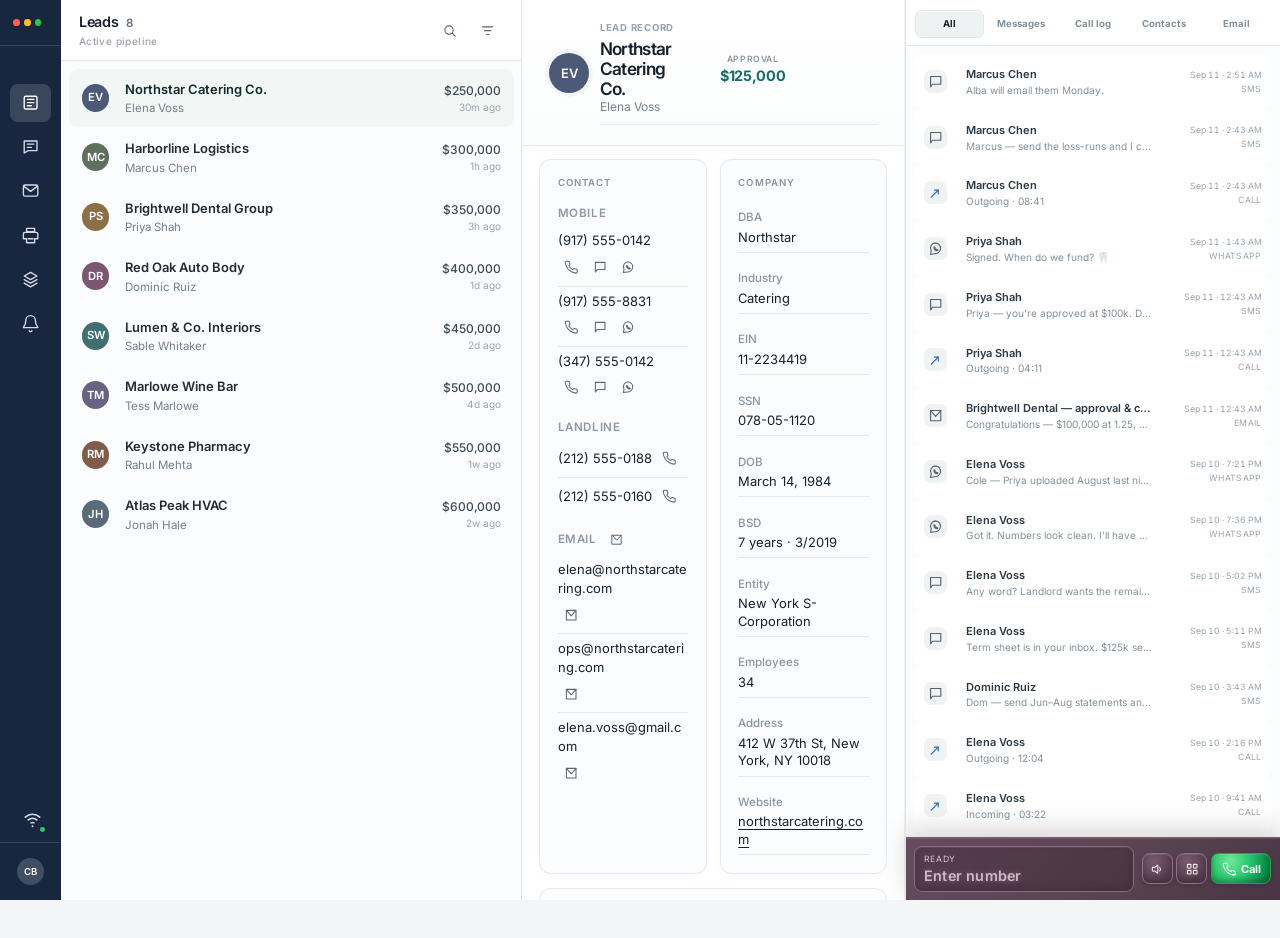
<file: index.html>
<!DOCTYPE html>
<html lang="en">
<head>
<meta charset="UTF-8" />
<meta name="viewport" content="width=1200, minimum-scale=0.1, maximum-scale=5, user-scalable=yes, viewport-fit=cover" />
<title>Leads · Forge CRM</title>
<meta name="theme-color" content="#F3F5F7" />
<link rel="preconnect" href="https://fonts.googleapis.com" />
<link rel="preconnect" href="https://fonts.gstatic.com" crossorigin />
<link href="https://fonts.googleapis.com/css2?family=Inter:ital,wght@0,400;0,500;0,600;0,700;1,400&display=swap" rel="stylesheet" />
<link rel="stylesheet" href="css/base.css" />
<link rel="stylesheet" href="css/shell.css" />
<link rel="stylesheet" href="css/crm.css" />
<link rel="stylesheet" href="css/communications.css" />
<link rel="stylesheet" href="css/crm-theme.css" />
</head>
<body data-page="leads" data-base=".">
<div class="app" id="app">
  <aside id="sidebarMount"></aside>
  <main class="workspace"><section class="crm-page" data-standalone-page="leads">
  <div class="main" id="main">
    <aside class="rail" id="rail"><div class="empty" style="padding:28px 20px;line-height:1.5">This preview isn’t running the desk.<br><br>On iPhone: tap the share button → <strong>Open in Safari</strong>. Files preview blocks JavaScript, so the leads stay blank.</div></aside>
    <div class="handle" data-side="rail" title="Drag to resize · double-click to reset"></div>
    <section class="desk" id="desk"></section>
    <div class="handle" data-side="dock" title="Drag to resize · double-click to reset"></div>
    <aside class="dock" id="dock"></aside>
  </div>
</section></main>
</div>
<div class="pad-pop" id="padPop"></div>
<div class="overlay" id="overlay"></div>
<div class="toast" id="toast"></div>
<script src="js/shell.js"></script>
<script src="js/data.js"></script>
<script src="js/crm-core.js"></script>
<script src="js/crm-render.js"></script>
<script src="js/crm-ui.js"></script>
<script src="js/crm-modal.js"></script>
<script src="js/crm-calls.js"></script>
<script src="js/crm-events.js"></script>
</body>
</html>
</file>
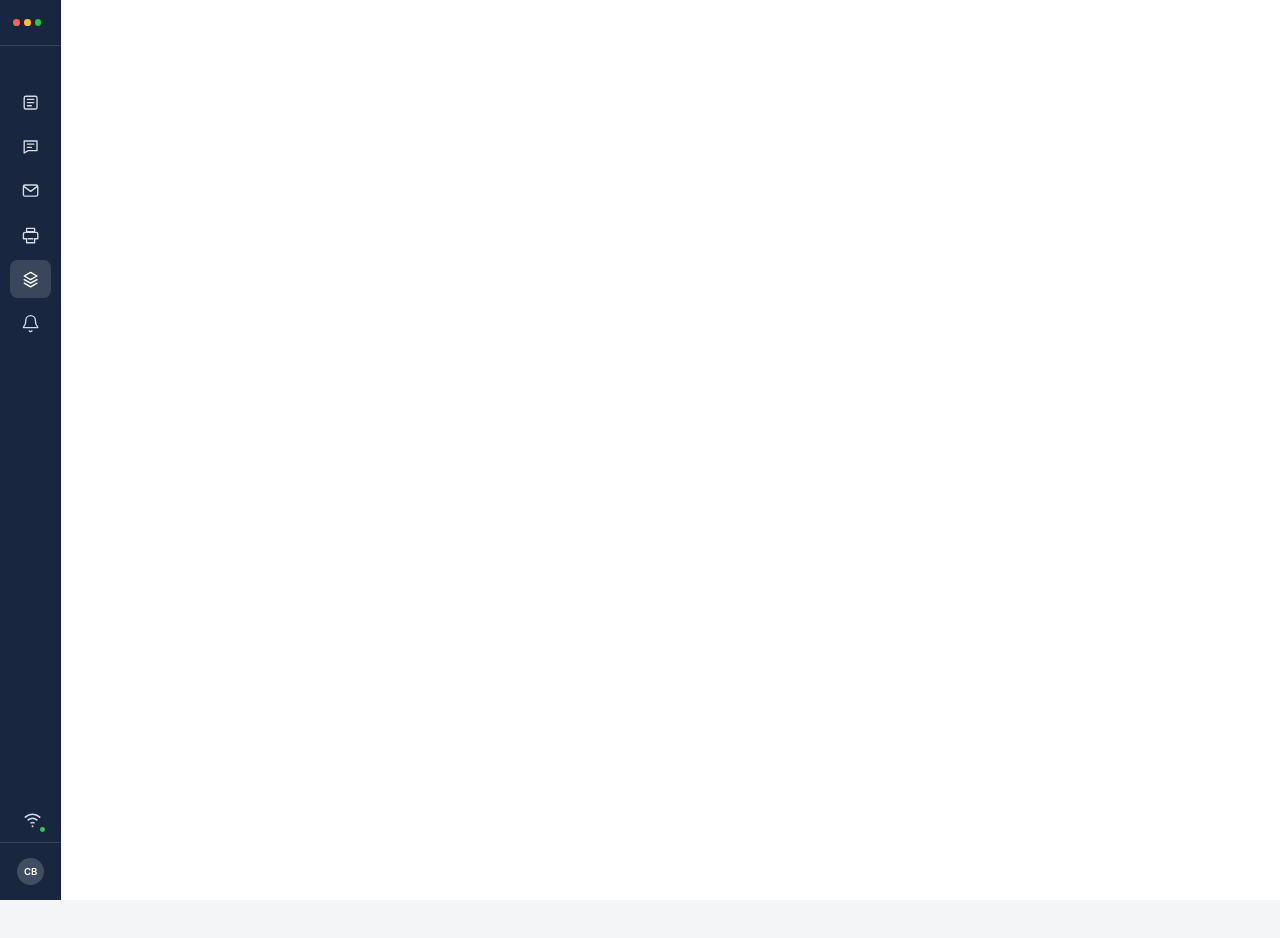
<file: pages/command.html>
<!DOCTYPE html>
<html lang="en">
<head>
<meta charset="UTF-8" />
<meta name="viewport" content="width=device-width, initial-scale=1" />
<title>Command · Forge CRM</title>
<meta name="theme-color" content="#F3F5F7" />
<link rel="preconnect" href="https://fonts.googleapis.com" />
<link rel="preconnect" href="https://fonts.gstatic.com" crossorigin />
<link href="https://fonts.googleapis.com/css2?family=Inter:ital,wght@0,400;0,500;0,600;0,700;1,400&display=swap" rel="stylesheet" />
<link rel="stylesheet" href="../css/base.css" />
<link rel="stylesheet" href="../css/shell.css" />
</head>
<body data-page="command" data-base="..">
<div class="app" id="app">
  <aside id="sidebarMount"></aside>
  <main class="workspace"><section class="blank-page"></section></main>
</div>
<script src="../js/shell.js"></script>
</body>
</html>
</file>
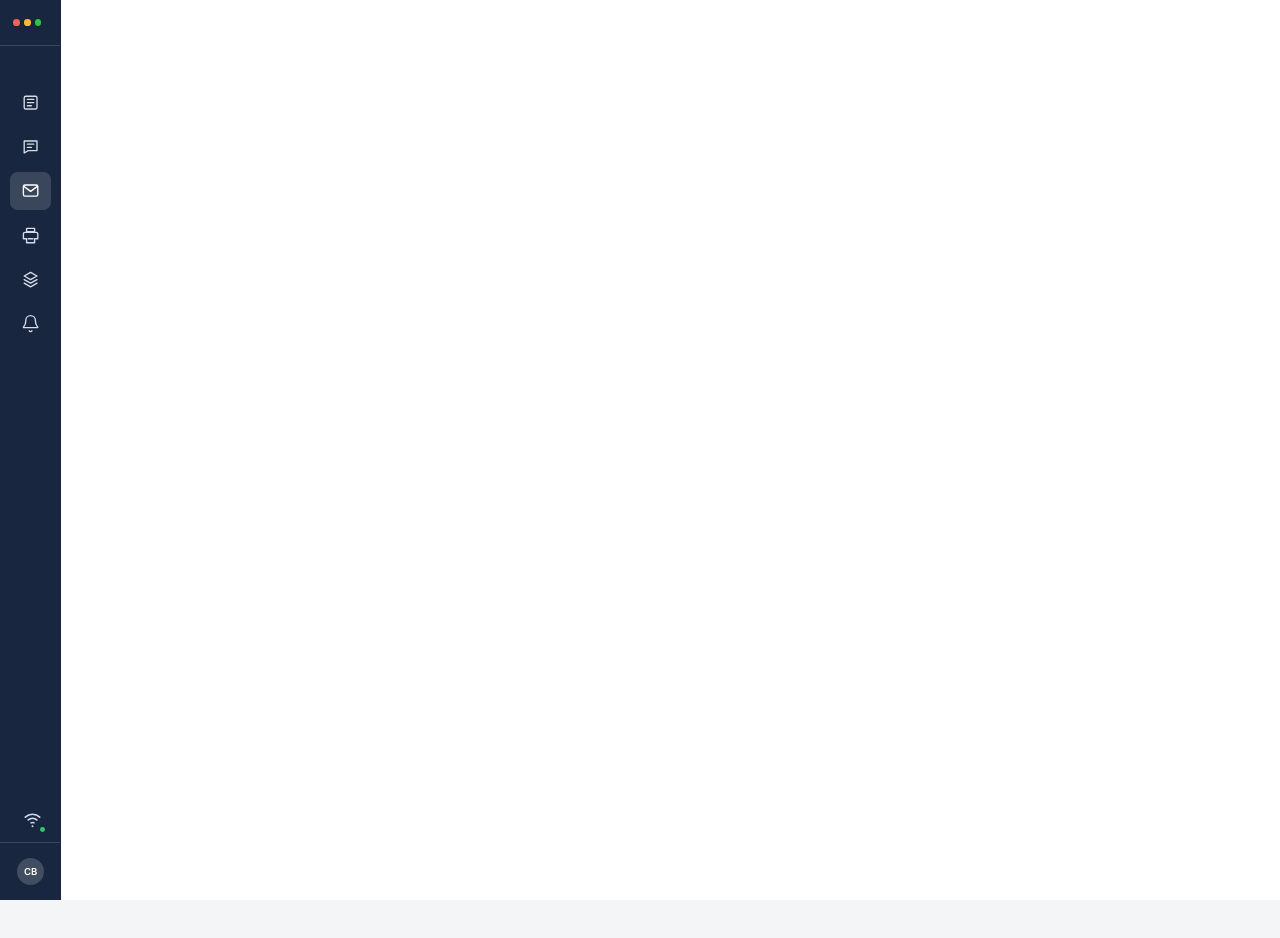
<file: pages/email.html>
<!DOCTYPE html>
<html lang="en">
<head>
<meta charset="UTF-8" />
<meta name="viewport" content="width=device-width, initial-scale=1" />
<title>Email · Forge CRM</title>
<meta name="theme-color" content="#F3F5F7" />
<link rel="preconnect" href="https://fonts.googleapis.com" />
<link rel="preconnect" href="https://fonts.gstatic.com" crossorigin />
<link href="https://fonts.googleapis.com/css2?family=Inter:ital,wght@0,400;0,500;0,600;0,700;1,400&display=swap" rel="stylesheet" />
<link rel="stylesheet" href="../css/base.css" />
<link rel="stylesheet" href="../css/shell.css" />
</head>
<body data-page="email" data-base="..">
<div class="app" id="app">
  <aside id="sidebarMount"></aside>
  <main class="workspace"><section class="blank-page"></section></main>
</div>
<script src="../js/shell.js"></script>
</body>
</html>
</file>
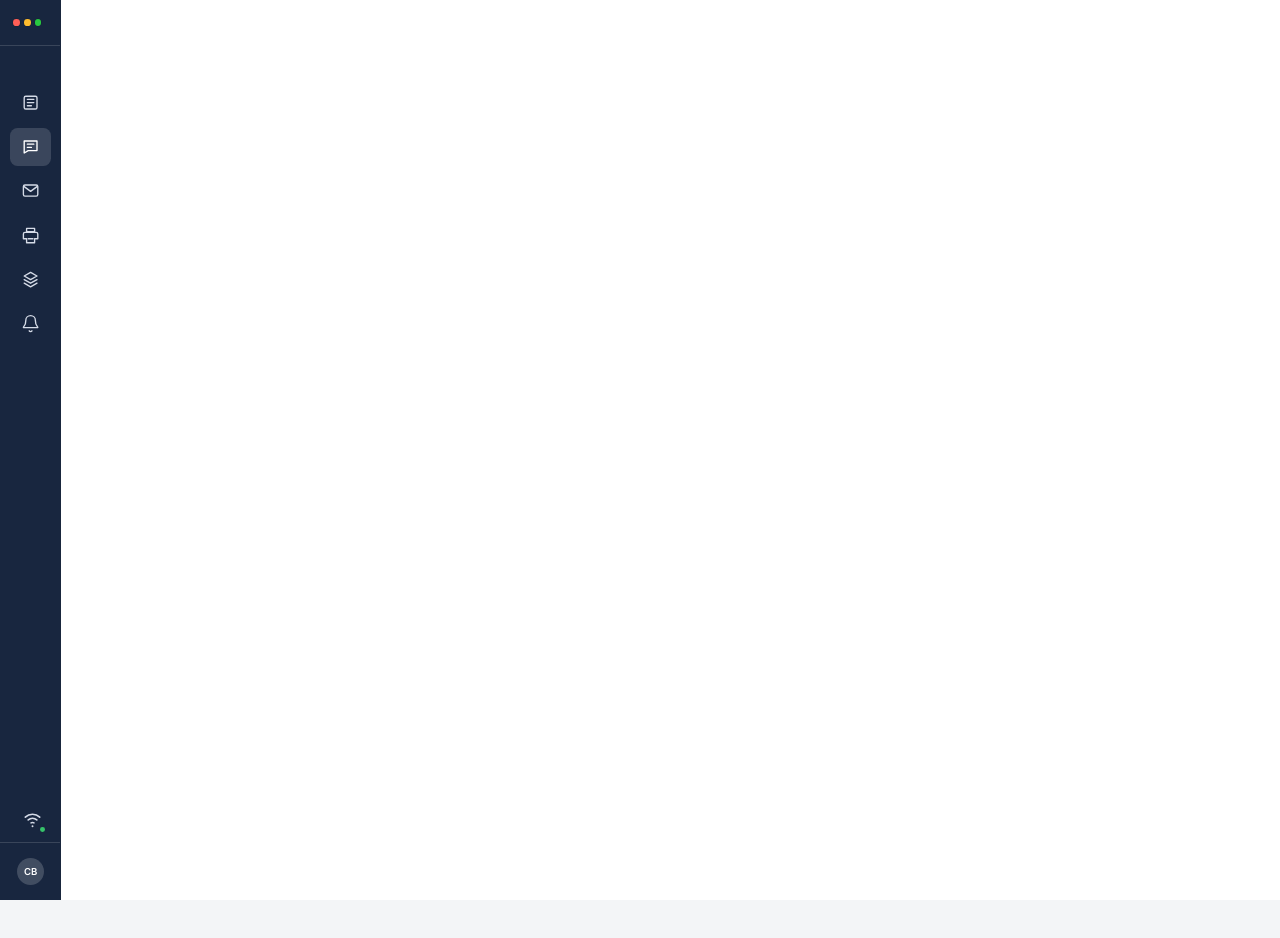
<file: pages/messages.html>
<!DOCTYPE html>
<html lang="en">
<head>
<meta charset="UTF-8" />
<meta name="viewport" content="width=device-width, initial-scale=1" />
<title>Messages · Forge CRM</title>
<meta name="theme-color" content="#F3F5F7" />
<link rel="preconnect" href="https://fonts.googleapis.com" />
<link rel="preconnect" href="https://fonts.gstatic.com" crossorigin />
<link href="https://fonts.googleapis.com/css2?family=Inter:ital,wght@0,400;0,500;0,600;0,700;1,400&display=swap" rel="stylesheet" />
<link rel="stylesheet" href="../css/base.css" />
<link rel="stylesheet" href="../css/shell.css" />
</head>
<body data-page="messages" data-base="..">
<div class="app" id="app">
  <aside id="sidebarMount"></aside>
  <main class="workspace"><section class="blank-page"></section></main>
</div>
<script src="../js/shell.js"></script>
</body>
</html>
</file>
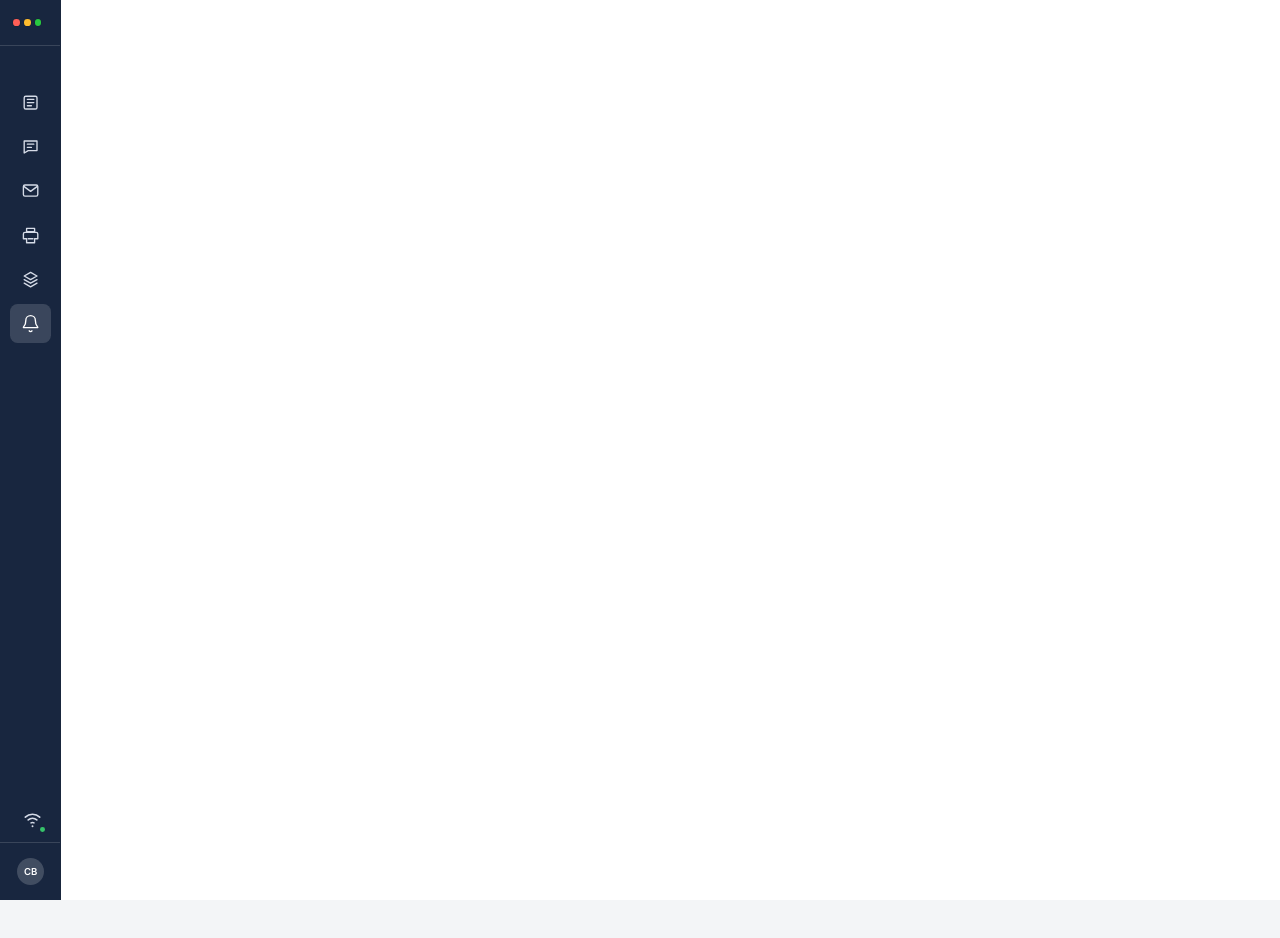
<file: pages/notifications.html>
<!DOCTYPE html>
<html lang="en">
<head>
<meta charset="UTF-8" />
<meta name="viewport" content="width=device-width, initial-scale=1" />
<title>Notifications · Forge CRM</title>
<meta name="theme-color" content="#F3F5F7" />
<link rel="preconnect" href="https://fonts.googleapis.com" />
<link rel="preconnect" href="https://fonts.gstatic.com" crossorigin />
<link href="https://fonts.googleapis.com/css2?family=Inter:ital,wght@0,400;0,500;0,600;0,700;1,400&display=swap" rel="stylesheet" />
<link rel="stylesheet" href="../css/base.css" />
<link rel="stylesheet" href="../css/shell.css" />
</head>
<body data-page="notifications" data-base="..">
<div class="app" id="app">
  <aside id="sidebarMount"></aside>
  <main class="workspace"><section class="blank-page"></section></main>
</div>
<script src="../js/shell.js"></script>
</body>
</html>
</file>
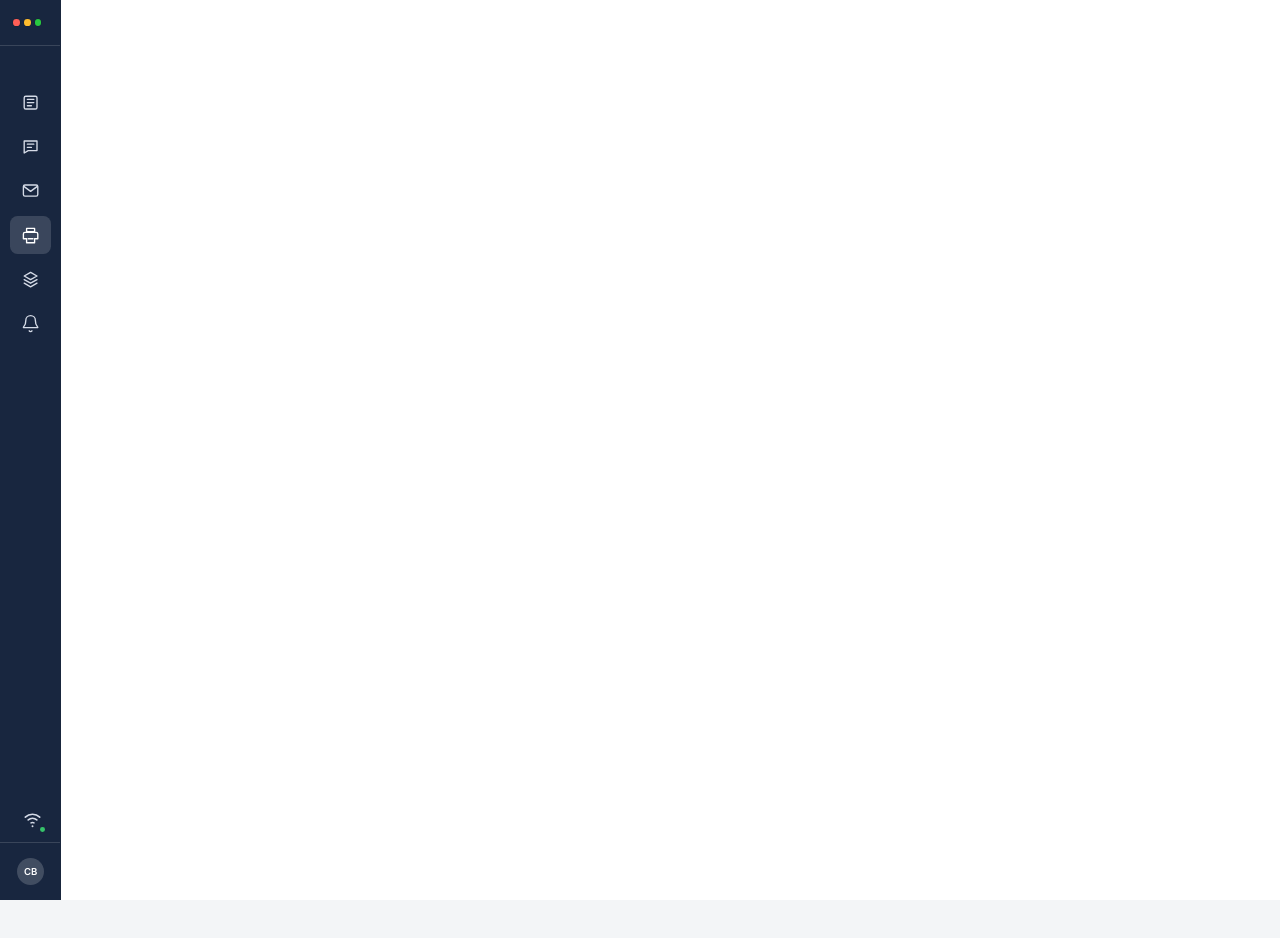
<file: pages/scanner.html>
<!DOCTYPE html>
<html lang="en">
<head>
<meta charset="UTF-8" />
<meta name="viewport" content="width=device-width, initial-scale=1" />
<title>Scanner · Forge CRM</title>
<meta name="theme-color" content="#F3F5F7" />
<link rel="preconnect" href="https://fonts.googleapis.com" />
<link rel="preconnect" href="https://fonts.gstatic.com" crossorigin />
<link href="https://fonts.googleapis.com/css2?family=Inter:ital,wght@0,400;0,500;0,600;0,700;1,400&display=swap" rel="stylesheet" />
<link rel="stylesheet" href="../css/base.css" />
<link rel="stylesheet" href="../css/shell.css" />
</head>
<body data-page="scanner" data-base="..">
<div class="app" id="app">
  <aside id="sidebarMount"></aside>
  <main class="workspace"><section class="blank-page"></section></main>
</div>
<script src="../js/shell.js"></script>
</body>
</html>
</file>
<file: css/base.css>
:root {
  --bg: #F3F5F7;
  --bg-2: #E8ECF0;
  --surface: #FFFFFF;
  --sunken: #F7F8FA;
  --fg: #1A1F26;
  --muted: #5C6770;
  --dim: #8B949E;
  --line: #E2E6EA;
  --accent: #1C1F24;
  --accent-2: #0E1014;
  --accent-soft: #EFEDE8;
  --ok: #0F766E;
  --bad: #B42318;
  --warn: #B45309;
  --ink: #2A3038;
  --ink-fg: #EDEEEF;
  --font: "Inter",ui-sans-serif,system-ui,sans-serif;
  --mono: "Inter",ui-sans-serif,system-ui,sans-serif;
  --ui-font-size: 16px;
  --font-factor: 1;
  --screen-factor: .96;
  --dial-h: 70px;
  --rail-w: 460px;
  --dock-w: 420px;
  --sidebar-width: 64px;
  --sidebar-expanded-width: 216px;
  --content-pad-x: 40px;
  --section-gap-x: 64px;
  --bubble-max: 260px;
  --lead-row-y: 7px;
  --panel-head-h: 48px;
  --ease: cubic-bezier(0.22, 1, 0.36, 1);
}
html[data-screen-scale="wide"] {
  --screen-factor: 1;
  --content-pad-x: 46px;
  --section-gap-x: 72px;
  --bubble-max: 320px;
}
html[data-screen-scale="ultra"] {
  --screen-factor: 1.04;
  --content-pad-x: 54px;
  --section-gap-x: 84px;
  --bubble-max: 380px;
}
html[data-lead-density="compact"] { --lead-row-y: 5px; }
* { box-sizing: border-box; margin: 0; padding: 0; }
html, body { height: 100%; }
html { -webkit-font-smoothing: antialiased; -webkit-text-size-adjust: 100%; text-size-adjust: 100%; }
body {
  width: 100%;
  height: 100%;
  zoom: var(--screen-factor);
  font-family: var(--font);
  background: var(--bg);
  color: var(--fg);
  font-size: var(--ui-font-size);
  line-height: 1.45;
  overflow: hidden;
}
button, [role="button"] { font-family: inherit; cursor: pointer; }
button:disabled { cursor: not-allowed; opacity: 1; }
input, textarea, select { font-family: inherit; font-size: var(--ui-font-size); }
a { color: var(--fg); }
svg { display: block; }
.num { font-variant-numeric: normal; font-family: var(--font); font-weight: 500; }
.app {
  height: 100%;
  min-width: 1200px;
  display: grid;
  grid-template-columns: var(--sidebar-width) minmax(0, 1fr);
  overflow: hidden;
  background: var(--bg);
}
.workspace { min-width: 0; min-height: 0; height: 100%; overflow: hidden; }
.crm-page { width: 100%; height: 100%; min-width: 0; min-height: 0; }
.blank-page { width: 100%; height: 100%; background: var(--surface); }
body[data-sidebar="expanded"] { --sidebar-width: var(--sidebar-expanded-width); }
.ui-ico { transform: scale(var(--font-factor)); transform-origin: center; }
html[data-motion="reduced"] *,
html[data-motion="reduced"] *::before,
html[data-motion="reduced"] *::after { animation-duration: .01ms !important; transition-duration: .01ms !important; scroll-behavior: auto !important; }
@media (prefers-reduced-motion: reduce) {
  html:not([data-motion="normal"]) *, html:not([data-motion="normal"]) *::before, html:not([data-motion="normal"]) *::after {
    animation-duration: .01ms !important; transition-duration: .01ms !important;
  }
}
@media (max-width: 1200px), (pointer: coarse) {
  html, body {
    width:100%;
    height:100%;
    overflow:hidden;
  }
  body {
    zoom:1;
  }
  .app {
    position:fixed;
    inset:0;
    width:1200px;
    min-width:1200px;
    height:100dvh;
    display:block;
    overflow:hidden;
    -webkit-overflow-scrolling:touch;
    overscroll-behavior:none;
    touch-action:pan-x pan-y pinch-zoom;
  }
  #sidebarMount {
    position:absolute;
    left:0;
    top:0;
    width:var(--sidebar-width);
    height:100%;
  }
  .workspace {
    position:absolute;
    left:var(--sidebar-width);
    top:0;
    width:calc(1200px - var(--sidebar-width));
    min-width:calc(1200px - var(--sidebar-width));
    height:100%;
    overflow:hidden;
  }
  .crm-page {
    width:calc(1200px - var(--sidebar-width));
    min-width:calc(1200px - var(--sidebar-width));
    height:100%;
    overflow:hidden;
  }
}
</file>
<file: css/shell.css>
.sidebar {
  --sidebar-blue:#18263F;
  --sidebar-fg:#F5F7FB;
  --sidebar-muted:#D5DBE7;
  width:var(--sidebar-width); height:100%; background:var(--sidebar-blue); color:var(--sidebar-fg);
  border-right:1px solid rgba(31,39,57,.22); display:flex; flex-direction:column; overflow:hidden; position:relative; z-index:30;
  transition:width 180ms var(--ease);
}
.sidebar-head { height:var(--panel-head-h); flex:0 0 var(--panel-head-h); display:flex; align-items:center; padding:0 14px; gap:11px; border-bottom:1px solid rgba(255,255,255,.14); }
.forge-dots { display:flex; gap:4px; align-items:center; flex:0 0 30px; }
.forge-dots i { width:7px; height:7px; border-radius:50%; display:block; box-shadow:0 0 0 .5px rgba(0,0,0,.18); }
.forge-dots .r { background:#ff5f57; } .forge-dots .y { background:#febc2e; } .forge-dots .g { background:#28c840; }
.sidebar-brand { min-width:0; flex:1; font-weight:600; font-size:calc(15px * var(--font-factor)); letter-spacing:-.02em; white-space:nowrap; opacity:0; pointer-events:none; transition:opacity 120ms ease; color:var(--sidebar-fg); }
.sidebar-brand span { color:var(--sidebar-muted); font-weight:400; margin-left:5px; }
body[data-sidebar="expanded"] .sidebar-brand { opacity:1; }
.sidebar-toggle { width:30px; height:30px; border:0; background:transparent; color:var(--sidebar-muted); border-radius:8px; display:grid; place-items:center; flex:0 0 30px; margin-left:-30px; opacity:0; pointer-events:none; }
body[data-sidebar="expanded"] .sidebar-toggle { opacity:1; pointer-events:auto; margin-left:0; }
.sidebar-toggle:hover { background:rgba(255,255,255,.10); color:#fff; }
.sidebar-collapsed-toggle { position:absolute; inset:0 auto auto 0; border:0; background:transparent; width:var(--sidebar-width); height:var(--panel-head-h); z-index:2; }
body[data-sidebar="expanded"] .sidebar-collapsed-toggle { display:none; }
.sidebar-nav { display:flex; flex-direction:column; gap:6px; padding:16px 10px 10px; flex:1; min-height:0; }
.workspace-label { height:17px; padding-left:44px; color:rgba(238,242,249,.66); font-size:calc(9.5px * var(--font-factor)); font-weight:600; letter-spacing:.09em; line-height:17px; white-space:nowrap; opacity:0; }
body[data-sidebar="expanded"] .workspace-label { opacity:1; }
.nav-btn { height:40px; width:100%; border:0; background:transparent; color:var(--sidebar-muted); border-radius:8px; display:flex; align-items:center; gap:11px; padding:0 11px; text-decoration:none; white-space:nowrap; }
.nav-btn:hover { background:rgba(255,255,255,.09); color:#fff; }
.nav-btn.active { background:rgba(255,255,255,.15); color:#fff; }
.nav-icon { width:22px; height:22px; flex:0 0 22px; display:grid; place-items:center; }
.nav-icon svg { width:20px; height:20px; fill:none; stroke:currentColor; stroke-width:1.7; stroke-linecap:round; stroke-linejoin:round; transform:scale(var(--font-factor)); }
.nav-label { font-size:calc(13.5px * var(--font-factor)); font-weight:500; opacity:0; transition:opacity 120ms ease; }
body[data-sidebar="expanded"] .nav-label { opacity:1; }
.sidebar-device-zone { padding:6px 10px 4px; }
.sidebar-device { width:100%; height:40px; border:0; border-radius:8px; background:transparent; color:var(--sidebar-muted); display:flex; align-items:center; gap:11px; padding:0 11px; position:relative; }
.sidebar-device:hover { background:rgba(255,255,255,.09); color:#fff; }
.sidebar-device-icon { width:26px; height:26px; flex:0 0 26px; display:grid; place-items:center; position:relative; }
.sidebar-device-icon svg { width:24px; height:24px; fill:none; stroke:currentColor; stroke-width:1.7; stroke-linecap:round; stroke-linejoin:round; }
.sidebar-device .status-dot { position:absolute; right:0; bottom:0; width:5px; height:5px; border-radius:50%; background:#E24B4A; box-shadow:0 0 0 2px var(--sidebar-blue); }
.sidebar-device.connected .status-dot { background:#36C36A; }
.sidebar-device-copy { min-width:0; font-size:calc(13px * var(--font-factor)); font-weight:500; opacity:0; white-space:nowrap; }
body[data-sidebar="expanded"] .sidebar-device-copy { opacity:1; }
.sidebar-bottom { padding:8px 10px 9px; border-top:1px solid rgba(255,255,255,.14); }
.user-btn { width:100%; height:42px; border:0; background:transparent; border-radius:9px; display:flex; align-items:center; gap:10px; padding:0 8px; color:var(--sidebar-fg); text-align:left; }
.user-btn:hover { background:rgba(255,255,255,.09); }
.user-avatar { width:28px; height:28px; border-radius:50%; display:grid; place-items:center; flex:0 0 28px; background:rgba(255,255,255,.18); color:#fff; font-size:calc(10px * var(--font-factor)); font-weight:600; }
.user-copy { min-width:0; opacity:0; white-space:nowrap; transition:opacity 120ms ease; }
body[data-sidebar="expanded"] .user-copy { opacity:1; }
.user-copy strong { display:block; font-size:calc(12.5px * var(--font-factor)); font-weight:600; }
.user-copy span { display:block; font-size:calc(11px * var(--font-factor)); color:var(--sidebar-muted); margin-top:1px; }
.account-menu { display:none; position:fixed; left:calc(var(--sidebar-width) + 8px); bottom:10px; width:180px; padding:6px; background:var(--surface); border:1px solid var(--line); border-radius:10px; box-shadow:0 12px 34px rgba(16,24,32,.16); z-index:55; }
.account-menu.open { display:block; }
.account-menu button { width:100%; height:34px; border:0; background:transparent; border-radius:7px; text-align:left; padding:0 10px; color:var(--fg); font-size:calc(13px * var(--font-factor)); }
.account-menu button:hover { background:var(--bg); }
.shell-overlay { position:fixed; inset:0; background:rgba(16,24,32,.46); display:none; align-items:center; justify-content:center; z-index:70; padding:24px; }
.shell-overlay.open { display:flex; }
.settings-modal { width:min(520px,100%); max-height:88dvh; overflow:auto; background:var(--surface); border-radius:14px; box-shadow:0 16px 40px rgba(16,24,32,.18); padding:20px; }
.settings-head { display:flex; align-items:center; justify-content:space-between; gap:12px; margin-bottom:16px; }
.settings-head h2 { font-size:calc(17px * var(--font-factor)); font-weight:600; }
.shell-close { width:32px; height:32px; border:0; background:transparent; border-radius:8px; display:grid; place-items:center; color:var(--muted); }
.shell-close:hover { background:var(--bg); color:var(--fg); }
.setting-row { display:grid; grid-template-columns:minmax(0,1fr) 190px; align-items:center; gap:20px; padding:13px 0; border-top:1px solid var(--line); }
.setting-row:first-of-type { border-top:0; }
.setting-copy strong { display:block; font-size:calc(13.5px * var(--font-factor)); font-weight:600; }
.setting-copy span { display:block; color:var(--muted); font-size:calc(11.5px * var(--font-factor)); margin-top:3px; line-height:1.35; }
.setting-row select { width:100%; height:34px; border:1px solid var(--line); border-radius:8px; background:var(--surface); color:var(--fg); padding:0 9px; font-size:calc(13px * var(--font-factor)); outline:none; }
.settings-actions { display:flex; justify-content:flex-end; gap:8px; margin-top:16px; padding-top:14px; border-top:1px solid var(--line); }
.shell-btn { height:34px; border:1px solid var(--line); border-radius:8px; background:var(--surface); color:var(--fg); padding:0 12px; font-size:calc(13px * var(--font-factor)); font-weight:500; }
.shell-btn:hover { background:var(--bg); }
.shell-toast { position:fixed; left:50%; bottom:24px; transform:translateX(-50%); max-width:min(520px,90vw); background:var(--fg); color:#fff; padding:10px 14px; border-radius:10px; font-size:calc(13px * var(--font-factor)); z-index:90; display:none; }
.shell-toast.show { display:block; }
</file>
<file: css/crm.css>
.icon-btn { width:32px; height:32px; border:0; background:transparent; color:var(--muted); border-radius:8px; display:grid; place-items:center; }
.icon-btn:hover { background:var(--bg); color:var(--fg); }
.main { min-height:0; height:100%; display:grid; grid-template-columns:var(--rail-w) 5px minmax(0,1fr) 5px var(--dock-w); background:var(--bg); overflow:hidden; }
.handle { cursor:col-resize; background:transparent; position:relative; z-index:8; }
.handle:hover,.handle.drag { background:rgba(28,31,36,.12); }
.handle::after { content:""; position:absolute; top:0; bottom:0; left:2px; width:1px; background:var(--line); }
.pane,.desk-scroll,.dock-body { min-height:0; overflow:auto; scrollbar-width:thin; scrollbar-color:transparent transparent; }
.pane.scrollbar-near,.desk-scroll.scrollbar-near,.dock-body.scrollbar-near { scrollbar-color:#B9C0C8 transparent; }
.pane::-webkit-scrollbar,.desk-scroll::-webkit-scrollbar,.dock-body::-webkit-scrollbar { width:3px; height:3px; }
.pane::-webkit-scrollbar-thumb,.desk-scroll::-webkit-scrollbar-thumb,.dock-body::-webkit-scrollbar-thumb { background:transparent; border-radius:99px; }
.pane.scrollbar-near::-webkit-scrollbar-thumb,.desk-scroll.scrollbar-near::-webkit-scrollbar-thumb,.dock-body.scrollbar-near::-webkit-scrollbar-thumb { background:#B9C0C8; }
.rail,.dock { display:flex; flex-direction:column; min-height:0; height:100%; min-width:0; background:var(--surface); }
.desk { display:flex; flex-direction:column; min-width:0; min-height:0; height:100%; background:var(--surface); container-type:inline-size; container-name:desk; }
.dock { position:relative; }
.rail-head { height:var(--panel-head-h); min-height:var(--panel-head-h); padding:0 14px 0 16px; border-bottom:1px solid var(--line); display:flex; align-items:center; gap:8px; flex:0 0 var(--panel-head-h); position:relative; }
.rail-head h2 { font-size:calc(13.5px * var(--font-factor)); font-weight:600; }
.rail-head-actions { margin-left:auto; display:flex; align-items:center; gap:4px; }
.rail-search-btn,.rail-filter-btn { width:30px; height:30px; }
.rail-filter-btn.on { color:var(--fg); background:var(--bg); }
.lead-filter-menu { display:none; position:absolute; top:calc(100% + 6px); right:10px; width:142px; padding:5px; background:var(--surface); border:1px solid var(--line); border-radius:10px; box-shadow:0 14px 34px rgba(16,24,32,.14); z-index:36; }
.lead-filter-menu.open { display:block; }
.lead-filter-option { width:100%; height:34px; border:0; border-radius:7px; background:transparent; color:var(--fg); display:flex; align-items:center; justify-content:space-between; gap:10px; padding:0 9px; font-size:calc(12.5px * var(--font-factor)); text-align:left; }
.lead-filter-option:hover,.lead-filter-option.on { background:var(--sunken); }
.crm-search-pop { display:none; position:absolute; top:calc(100% + 6px); right:10px; width:min(390px,calc(100% - 20px)); background:var(--surface); border:1px solid var(--line); border-radius:11px; box-shadow:0 14px 34px rgba(16,24,32,.14); z-index:35; overflow:hidden; }
.crm-search-pop.open { display:block; }
.crm-search-input { height:34px; display:flex; align-items:center; gap:7px; padding:0 9px; border-bottom:1px solid var(--line); background:var(--sunken); color:var(--muted); }
.crm-search-input input { width:100%; min-width:0; border:0; outline:0; background:transparent; color:var(--fg); font-size:calc(13px * var(--font-factor)); }
.crm-search-results { max-height:min(420px,55vh); overflow:auto; }
.crm-search-result { width:100%; min-height:48px; border:0; border-bottom:1px solid var(--line); background:var(--surface); color:var(--fg); display:flex; align-items:center; gap:10px; text-align:left; padding:8px 10px; }
.crm-search-result:last-child { border-bottom:0; }
.crm-search-result:hover { background:var(--sunken); }
.crm-search-result>span { min-width:0; flex:1; }
.crm-search-result strong { display:block; font-size:calc(12.5px * var(--font-factor)); font-weight:600; white-space:nowrap; overflow:hidden; text-overflow:ellipsis; }
.crm-search-result small { display:block; margin-top:2px; color:var(--muted); font-size:calc(11.5px * var(--font-factor)); white-space:nowrap; overflow:hidden; text-overflow:ellipsis; }
.crm-search-result em { font-style:normal; color:var(--dim); font-size:calc(10.5px * var(--font-factor)); text-transform:uppercase; letter-spacing:.05em; flex:0 0 auto; }
.crm-search-empty { padding:18px; text-align:center; color:var(--muted); font-size:calc(12px * var(--font-factor)); }
.lead-list { flex:1; min-height:0; overflow:auto; }
.lead-row { width:100%; text-align:left; border:0; background:transparent; color:var(--fg); display:grid; grid-template-columns:29px minmax(0,1fr) auto; gap:10px; padding:calc(var(--lead-row-y) + 1.5px) 16px calc(var(--lead-row-y) + 1.5px) 10px; border-bottom:1px solid var(--line); align-items:center; }
.lead-row:hover { background:var(--sunken); }
.lead-row.on { background:var(--accent-soft); }
.lead-row .co { font-weight:600; font-size:calc(15px * var(--font-factor)); line-height:1.25; color:#2F353C; }
.lead-row .nm { font-size:calc(13px * var(--font-factor)); color:#5C6770; margin-top:2px; font-weight:400; }
.lead-row .right { text-align:right; display:flex; flex-direction:column; align-items:flex-end; padding-top:1px; }
.lead-row .amt { font-size:calc(13px * var(--font-factor)); font-weight:500; font-family:var(--font); letter-spacing:-.01em; color:#4A5560; }
.lead-row .ago { font-size:calc(11.5px * var(--font-factor)); color:#A3ABB4; margin-top:5px; font-weight:400; }
.av { width:32px; height:32px; border-radius:8px; display:grid; place-items:center; font-size:calc(10px * var(--font-factor)); font-weight:600; color:#fff; flex-shrink:0; }
.lead-list .av { width:29px; height:29px; border-radius:50%; font-size:calc(11.7px * var(--font-factor)); line-height:1; text-align:center; }
.desk-scroll { flex:1; }
.rec-head { display:grid; grid-template-columns:minmax(0,1fr) auto; gap:22px; align-items:center; padding:14px 24px 12px 20px; border-bottom:0; }
.rec-title-line { display:flex; align-items:center; gap:8px; min-width:0; }
.rec-title-copy { min-width:0; display:flex; flex-direction:column; justify-content:center; }
.rec-avatar { width:37px; height:37px; flex:0 0 37px; border-radius:50%; display:grid; place-items:center; color:#fff; font-size:calc(13.5px * var(--font-factor)); line-height:1; text-align:center; font-weight:600; }
.rec-title-line h1 { min-width:0; font-size:calc(20.5px * var(--font-factor)); font-weight:600; letter-spacing:-.035em; line-height:1.15; }
.favorite-btn,.doc-link,.section-doc { border:0; background:transparent; color:#46515D; display:grid; place-items:center; padding:0; }
.favorite-btn { width:28px; height:28px; border-radius:7px; color:#7A838D; }
.favorite-btn:hover,.favorite-btn.on { background:var(--bg-2); color:#354155; }
.favorite-btn.on svg { fill:currentColor; }
.doc-link { width:32px; height:28px; border-radius:7px; }
.doc-link:hover,.section-doc:hover { background:var(--bg-2); color:var(--fg); }
.doc-stack { width:22px; height:24px; display:grid; place-items:center; }
.doc-stack svg { width:100%; height:100%; display:block; }
.rec-who { margin:3px 0 0; color:var(--muted); font-size:calc(13.5px * var(--font-factor)); font-weight:400; line-height:1.2; }
.rec-summary { min-width:270px; display:grid; grid-template-columns:1fr 1fr; gap:8px; padding:0; }
.summary-item { text-align:center; padding:8px 14px 9px; background:#F4F5F7; border-radius:8px; }
.summary-item .k { color:var(--dim); font-size:calc(12px * var(--font-factor)); font-weight:600; letter-spacing:.01em; text-align:center; }
.summary-item .v { margin-top:3px; color:#343A40; font-size:calc(17.5px * var(--font-factor)); line-height:1.2; font-weight:700; letter-spacing:-.02em; text-align:center; }
.middle-body { padding:12px 24px 40px; }
.paired-row { display:grid; grid-template-columns:minmax(0,1fr) minmax(0,1fr); gap:16px; align-items:stretch; margin-bottom:16px; }
.paired-primary { grid-template-columns:minmax(0,1.08fr) minmax(0,.92fr); grid-auto-rows:1fr; }
.paired-section { min-width:0; padding:17px 16px 19px; border-radius:10px; background:#F8F9FA; }
.paired-section>h3,.section-heading-inline h3,.section-title h3 { margin:0 0 13px; font-size:calc(11.5px * var(--font-factor)); letter-spacing:.075em; text-transform:uppercase; color:#9AA3AD; font-weight:600; }
.section-heading-inline { display:flex; align-items:center; gap:7px; margin-bottom:13px; }
.section-heading-inline h3 { margin:0; }
.section-doc { width:24px; height:25px; border-radius:6px; }
.section-doc .doc-stack { width:19px; height:21px; }
.contact-grid { display:grid; grid-template-columns:minmax(0,1fr) minmax(0,1fr); gap:14px 18px; align-items:start; }
.contact-group { min-width:0; }
.contact-email { grid-column:1 / -1; }
.contact-group-head { min-height:21px; display:flex; align-items:center; gap:7px; margin-bottom:3px; }
.contact-group-head h4 { margin:0; font-size:calc(12px * var(--font-factor)); letter-spacing:.055em; text-transform:uppercase; color:#8F99A4; font-weight:600; }
.contact-email-all { width:24px; height:24px; border:0; background:transparent; color:var(--muted); border-radius:6px; display:grid; place-items:center; }
.contact-email-all:hover { background:var(--bg-2); color:var(--fg); }
.contact-line { display:flex; flex-wrap:wrap; align-items:center; gap:4px; min-height:35px; padding:6px 0; border-bottom:1px solid #E9ECEF; min-width:0; }
.contact-group .contact-line:last-child { border-bottom:0; }
.contact-line .val { min-width:0; flex:0 1 auto; font-size:calc(14.5px * var(--font-factor)); font-weight:400; letter-spacing:0; white-space:nowrap; }
.contact-line .email-value { white-space:normal; overflow-wrap:anywhere; word-break:normal; }
.qacts { margin-left:0; display:flex; align-items:center; gap:2px; flex:0 0 auto; }
.qacts button { width:21px; height:21px; border:0; background:transparent; color:var(--muted); border-radius:5px; display:grid; place-items:center; padding:0; }
.qacts button:hover { background:var(--bg-2); color:var(--fg); }
.company-fields { display:grid; grid-template-columns:minmax(0,1fr) minmax(0,1fr); gap:15px 22px; }
.company-field { min-width:0; text-align:left; padding:3px 0 5px; }
.company-field.wide { grid-column:1 / -1; }
.company-field .k { color:#8F99A4; font-size:calc(14.5px * var(--font-factor)); font-weight:500; }
.company-field .v { margin-top:4px; min-width:0; text-align:left; font-size:calc(15px * var(--font-factor)); font-weight:400; overflow-wrap:anywhere; line-height:1.35; }
.company-field .v a { color:var(--fg); text-decoration:underline; text-underline-offset:3px; }
.company-rows { display:grid; }
.company-row { min-height:35px; display:grid; grid-template-columns:minmax(88px,34%) minmax(0,1fr); gap:16px; align-items:center; padding:6px 0; border-bottom:1px solid #E9ECEF; }
.company-row:last-child { border-bottom:0; }
.company-row .k { color:var(--dim); font-size:calc(14px * var(--font-factor)); }
.company-row .v { min-width:0; text-align:right; font-size:calc(15px * var(--font-factor)); font-weight:400; overflow-wrap:anywhere; }
.company-row .v a { color:var(--fg); text-decoration:underline; text-underline-offset:3px; }
.statement-table { width:100%; border-collapse:collapse; table-layout:fixed; }
.statement-table th,.statement-table td { text-align:left; padding:9px 0; vertical-align:middle; border-bottom:1px solid var(--line); font-size:calc(15px * var(--font-factor)); font-weight:400; }
.statement-table th { padding-top:0; color:var(--dim); font-size:calc(13.5px * var(--font-factor)); font-weight:500; }
.statement-table th:nth-child(1),.statement-table td:nth-child(1) { width:44%; }
.statement-table th:nth-child(2),.statement-table td:nth-child(2) { width:28%; }
.statement-table th:nth-child(3),.statement-table td:nth-child(3) { width:28%; }
.statement-table tr:last-child td { border-bottom:0; }
.statement-month { display:inline-flex; align-items:center; gap:6px; min-width:0; }
.statement-month.clickable { cursor:pointer; }
.statement-month.clickable:hover>span:first-child { text-decoration:underline; text-underline-offset:3px; }
.section-block { padding:22px 0; border-top:1px solid var(--line); }
.section-title { display:flex; align-items:center; gap:7px; margin-bottom:12px; }
.section-title h3 { margin:0; }
.sales-pitch { font-size:calc(15px * var(--font-factor)); line-height:1.6; color:var(--fg); font-weight:400; max-width:1050px; }
.activity-list { display:grid; }
.activity-row { display:grid; grid-template-columns:minmax(118px,145px) minmax(0,1fr); gap:16px; padding:10px 0; border-bottom:1px solid var(--line); font-size:calc(15px * var(--font-factor)); }
.activity-row:last-child { border-bottom:0; }
.activity-row .when { color:var(--dim); }
.linkish { border:0; background:transparent; color:var(--fg); font-size:calc(14.5px * var(--font-factor)); font-weight:500; padding:0; text-decoration:underline; text-underline-offset:3px; margin-top:10px; }

@container desk (max-width:980px) {
  .rec-head { padding:13px 20px 11px 18px; gap:16px; }
  .middle-body { padding:10px 20px 32px; }
  .paired-section { padding:17px 15px 18px; }
  .rec-summary { min-width:235px; gap:16px; }
}
@container desk (max-width:700px) {
  .rec-head { grid-template-columns:1fr; align-items:start; }
  .rec-summary { width:100%; min-width:0; }
  .paired-row { grid-template-columns:1fr; }
}
@container desk (max-width:560px) {
  .contact-grid,.company-fields { grid-template-columns:1fr; }
  .contact-email,.company-field.wide { grid-column:auto; }
}
@container desk (max-width:480px) {
  .rec-summary { grid-template-columns:1fr 1fr; gap:12px; }
  .activity-row { grid-template-columns:1fr; gap:2px; }
  .company-row { grid-template-columns:110px minmax(0,1fr); }
}
</file>
<file: css/communications.css>
/* Communications and dialer */
.dock-tabs { min-height:var(--panel-head-h); display:flex; align-items:stretch; gap:0; padding:0 8px; border-bottom:1px solid var(--line); flex:0 0 var(--panel-head-h); }
.dock-tabs button { flex:1 1 0; min-width:0; border:0; background:transparent; color:var(--muted); padding:0 3px; font-size:calc(12.5px * var(--font-factor)); font-weight:500; white-space:nowrap; border-bottom:2px solid transparent; margin-bottom:-1px; }
.dock-tabs button.on { color:var(--fg); border-bottom-color:var(--fg); }
.dock-body { flex:1; display:flex; flex-direction:column; }
.comm-list { display:flex; flex-direction:column; min-height:0; }
.comm-row { width:100%; min-height:58px; border:0; border-bottom:1px solid var(--line); background:var(--surface); color:var(--fg); display:grid; grid-template-columns:34px minmax(0,1fr) auto; gap:10px; align-items:center; text-align:left; padding:8px 12px; }
.comm-row:hover { background:var(--sunken); }
.comm-row.static { grid-template-columns:minmax(0,1fr); cursor:default; }
.comm-row.static:hover { background:var(--surface); }
.comm-type-cell { width:34px; height:34px; display:grid; place-items:center; }
.comm-type-icon { width:24px; height:24px; color:#57616C; display:grid; place-items:center; }
.comm-type-icon.call-in { color:#1E7A46; }
.comm-type-icon.call-out { color:#2767A8; }
.comm-type-icon.call-missed { color:#B42318; }
.comm-main { min-width:0; }
.comm-main strong { display:block; min-width:0; font-size:calc(13px * var(--font-factor)); font-weight:600; white-space:nowrap; overflow:hidden; text-overflow:ellipsis; }
.comm-main small { display:block; min-width:0; margin-top:3px; color:var(--muted); font-size:calc(11.7px * var(--font-factor)); font-weight:400; white-space:nowrap; overflow:hidden; text-overflow:ellipsis; }
.comm-side { align-self:stretch; display:flex; flex-direction:column; align-items:flex-end; justify-content:center; gap:4px; min-width:104px; }
.comm-side time { color:var(--dim); font-size:calc(10.5px * var(--font-factor)); white-space:nowrap; font-variant-numeric:tabular-nums; }
.comm-side em { color:var(--muted); font-style:normal; font-size:calc(9.5px * var(--font-factor)); letter-spacing:.04em; text-transform:uppercase; }
.comm-detail-head { min-height:50px; display:grid; grid-template-columns:auto minmax(0,1fr) auto auto; gap:8px; align-items:center; padding:7px 10px; border-bottom:1px solid var(--line); flex:0 0 auto; }
.comm-detail-head.simple { grid-template-columns:auto minmax(0,1fr); }
.comm-back { height:30px; border:0; background:transparent; color:var(--muted); border-radius:7px; display:inline-flex; align-items:center; gap:3px; padding:0 7px 0 4px; font-size:calc(11.5px * var(--font-factor)); }
.comm-back:hover { background:var(--bg); color:var(--fg); }
.thread-contact,.detail-title { min-width:0; }
.thread-contact strong,.detail-title strong { display:block; font-size:calc(12.7px * var(--font-factor)); font-weight:600; white-space:nowrap; overflow:hidden; text-overflow:ellipsis; }
.thread-contact span,.detail-title span { display:block; color:var(--dim); font-size:calc(10.5px * var(--font-factor)); margin-top:1px; white-space:nowrap; overflow:hidden; text-overflow:ellipsis; }
.comm-select { height:29px; max-width:132px; border:1px solid var(--line); border-radius:7px; background:var(--surface); color:var(--fg); padding:0 7px; font-size:calc(10.8px * var(--font-factor)); outline:0; }
.channel-select { max-width:98px; }
.thread { padding:12px 14px 10px; display:flex; flex-direction:column; gap:8px; flex:1; }
.comm-detail-card { margin:12px; padding:14px; background:#F8F9FA; border-radius:10px; }
.detail-grid { display:grid; grid-template-columns:92px minmax(0,1fr); gap:8px 14px; align-items:baseline; }
.detail-grid span { color:var(--dim); font-size:calc(11.5px * var(--font-factor)); }
.detail-grid strong { font-size:calc(12.5px * var(--font-factor)); font-weight:500; }
.comm-detail-card p { margin-top:14px; color:var(--muted); font-size:calc(12.5px * var(--font-factor)); line-height:1.5; }
.compact-action { margin-top:12px; height:30px; }
.comm-subhead { padding:9px 12px 6px; color:var(--dim); text-transform:uppercase; letter-spacing:.07em; font-size:calc(10.5px * var(--font-factor)); font-weight:600; }
.contact-detail-wrap { padding:8px 14px 18px; }
.mail-tools { height:48px; display:flex; align-items:center; gap:8px; padding:7px 10px; border-bottom:1px solid var(--line); }
.folder-picker { height:31px; width:126px; min-width:126px; flex:0 0 126px; display:flex; align-items:center; gap:6px; border:1px solid var(--line); border-radius:8px; padding:0 7px; color:var(--muted); background:var(--surface); }
.folder-picker select { min-width:0; width:100%; border:0; outline:0; background:transparent; color:var(--fg); font-size:calc(11.5px * var(--font-factor)); }
.mail-compose { height:31px; padding:0 10px; font-size:calc(11.5px * var(--font-factor)); }
.mail-row { grid-template-columns:34px minmax(0,1fr) auto; }
.email-detail { padding:14px; }
.email-meta { color:var(--dim); font-size:calc(11.5px * var(--font-factor)); line-height:1.5; padding-bottom:12px; border-bottom:1px solid var(--line); }
.email-detail p,.email-body { margin-top:14px; font-size:calc(13px * var(--font-factor)); line-height:1.55; color:var(--fg); }
.btn { border:1px solid var(--line); background:var(--surface); color:var(--fg); height:32px; padding:0 12px; border-radius:8px; font-size:calc(13px * var(--font-factor)); font-weight:500; display:inline-flex; align-items:center; gap:6px; }
.btn:hover { background:var(--sunken); }
.btn.primary { background:var(--accent); color:#fff; border-color:transparent; }
.btn.primary:hover { background:var(--accent-2); }
.dialer { height:66px; flex:0 0 66px; background:#20304E; color:#F4F6FA; display:grid; grid-template-columns:minmax(92px,1fr) auto; align-items:center; gap:8px; padding:7px 9px; border-top:1px solid rgba(8,18,34,.34); box-shadow:0 -1px 0 rgba(255,255,255,.07) inset,0 -8px 24px rgba(15,28,50,.08); }
.dial-main { min-width:0; }
.dial-entry { height:48px; display:flex; flex-direction:column; justify-content:center; min-width:0; padding:4px 9px; border-radius:8px; background:linear-gradient(180deg,rgba(255,255,255,.16),rgba(255,255,255,.085)); border:1px solid rgba(255,255,255,.24); box-shadow:inset 0 1px 0 rgba(255,255,255,.20),inset 0 -1px 0 rgba(5,15,31,.18),0 3px 12px rgba(5,15,31,.12); backdrop-filter:blur(10px); }
.dial-entry span { color:#C8D1E2; font-size:calc(9px * var(--font-factor)); text-transform:uppercase; letter-spacing:.07em; }
.dial-entry input { width:100%; min-width:0; border:0; outline:0; background:transparent; color:#fff; font-size:calc(15px * var(--font-factor)); font-weight:600; letter-spacing:.015em; line-height:1.25; padding:2px 0 0; }
.dial-entry input::placeholder { color:#AEBAD0; }
.dial-live { min-width:0; }
.dial-live strong { display:block; color:#fff; font-size:calc(12.5px * var(--font-factor)); font-weight:600; white-space:nowrap; overflow:hidden; text-overflow:ellipsis; }
.dial-live span { display:block; margin-top:3px; color:#D6DCE7; font-size:calc(10px * var(--font-factor)); white-space:nowrap; overflow:hidden; text-overflow:ellipsis; }
.dial-live b { font-weight:600; color:#fff; }
.dacts { display:flex; justify-content:flex-end; align-items:center; gap:4px; }
.dacts button { width:32px; height:32px; min-width:32px; padding:0; border:1px solid rgba(255,255,255,.10); border-radius:8px; background:rgba(255,255,255,.09); color:#F4F6FA; display:grid; place-items:center; box-shadow:none; }
.dacts button:hover { background:rgba(255,255,255,.18); }
.dacts button.on { background:#F2F5FA; color:#34415A; border-color:#F2F5FA; }
.dacts .callgo { width:auto; min-width:62px; padding:0 10px; display:inline-flex; gap:5px; background:#22A447; color:#fff; border-color:#22A447; font-size:calc(11.5px * var(--font-factor)); font-weight:700; }
.dacts .callgo:hover { background:#1D933F; }
.dacts .hang { background:#D84B4B; color:#fff; border-color:#D84B4B; }
.dacts .hang:hover { background:#C83E3E; }
.call-notes-modal h2 { font-size:calc(16px * var(--font-factor)); }
.call-notes-modal textarea { width:100%; min-height:130px; margin-top:14px; resize:vertical; border:1px solid var(--line); border-radius:8px; padding:9px 10px; outline:0; color:var(--fg); background:var(--sunken); }
.call-notes-actions { display:flex; justify-content:flex-end; gap:8px; margin-top:12px; }
.pad-pop { display:none; position:fixed; z-index:35; width:228px; padding:10px; background:#111418; border-radius:16px; box-shadow:0 18px 40px rgba(0,0,0,.35); }
.pad-pop.open { display:block; }
.pad { display:grid; grid-template-columns:repeat(3,1fr); gap:6px; }
.pad button { height:44px; border:0; background:#1C2128; color:#F3F4F6; border-radius:10px; font-size:calc(18px * var(--font-factor)); font-weight:500; display:flex; flex-direction:column; align-items:center; justify-content:center; line-height:1; }
.pad button small { font-size:calc(8px * var(--font-factor)); color:#8B949E; letter-spacing:.12em; margin-top:2px; font-weight:400; }
.overlay { position:fixed; inset:0; background:rgba(16,24,32,.46); display:none; align-items:center; justify-content:center; z-index:40; padding:24px; }
.overlay.open { display:flex; }
.modal { background:var(--surface); border-radius:14px; width:min(560px,100%); max-height:88dvh; overflow:auto; box-shadow:0 16px 40px rgba(16,24,32,.16); padding:20px; }
.modal.wide { width:min(720px,100%); }
.compose-row { display:grid; grid-template-columns:48px 1fr; gap:8px; align-items:center; padding:6px 0; border-bottom:1px solid var(--line); }
.compose-row label { font-size:calc(13px * var(--font-factor)); color:var(--dim); }
.compose-row input { border:0; outline:none; width:100%; padding:4px 0; background:transparent; }
.tb { display:flex; gap:4px; padding:8px 0; flex-wrap:wrap; }
.tb button,.tb select { height:28px; border:1px solid var(--line); background:var(--surface); border-radius:6px; padding:0 8px; font-size:calc(12px * var(--font-factor)); }
.editor { min-height:160px; border:1px solid var(--line); border-radius:8px; padding:10px; outline:none; background:var(--sunken); }
.document-viewer { width:min(700px,100%); padding:16px; }
.viewer-head { display:grid; grid-template-columns:34px minmax(0,1fr) 34px 34px; gap:6px; align-items:center; }
.viewer-title { min-width:0; text-align:center; }
.viewer-title h2 { font-size:calc(16px * var(--font-factor)); font-weight:600; white-space:nowrap; overflow:hidden; text-overflow:ellipsis; }
.viewer-title span { display:block; margin-top:2px; font-size:calc(11.5px * var(--font-factor)); color:var(--dim); }
.viewer-arrow { width:34px; height:34px; border:1px solid var(--line); border-radius:8px; background:var(--surface); color:var(--fg); display:grid; place-items:center; }
.viewer-arrow:hover:not(:disabled) { background:var(--sunken); }
.viewer-close { width:34px; height:34px; }
.scan { background:#3A4148; border-radius:10px; padding:12px; margin-top:12px; }
.scan-paper { background:#F4EFE4; color:#1C1917; border-radius:4px; padding:14px 16px; font-size:calc(12.5px * var(--font-factor)); line-height:1.45; }
.scan-brand { letter-spacing:.12em; font-weight:600; font-size:calc(11px * var(--font-factor)); }
.scan-meta { margin-top:10px; }
.scan-paper p { margin-top:12px; }
.scan-lines { height:180px; margin-top:12px; background:repeating-linear-gradient(0deg,#e8e0d4,#e8e0d4 12px,#efe8dc 12px,#efe8dc 24px); border-radius:4px; }
.toast { position:fixed; left:50%; bottom:24px; transform:translateX(-50%); background:var(--fg); color:#fff; padding:10px 14px; border-radius:10px; font-size:calc(13.5px * var(--font-factor)); z-index:50; display:none; max-width:90%; }
.toast.show { display:block; }
.muted { color:var(--muted); }
.dim { color:var(--dim); }
.empty { padding:32px 16px; text-align:center; color:var(--muted); }
.row-between { display:flex; justify-content:space-between; align-items:center; gap:8px; }
.call-detail-actions { display:flex; align-items:center; gap:8px; margin-top:12px; }
.call-detail-actions .compact-action { margin-top:0; }
.call-history-row { min-height:52px; display:grid; grid-template-columns:34px minmax(0,1fr); gap:10px; align-items:center; padding:7px 12px; border-bottom:1px solid var(--line); }
.contact-book { min-height:0; display:flex; flex-direction:column; }
.contact-letter-group { display:block; }
.contact-letter { position:sticky; top:0; z-index:2; padding:5px 12px; background:#F5F6F8; border-bottom:1px solid var(--line); color:#6E7781; font-size:calc(10.5px * var(--font-factor)); font-weight:700; letter-spacing:.08em; }
.contact-book-row { width:100%; min-height:54px; border:0; border-bottom:1px solid var(--line); background:var(--surface); color:var(--fg); display:grid; grid-template-columns:minmax(0,1fr) auto; gap:12px; align-items:center; text-align:left; padding:8px 12px; }
.contact-book-row:hover { background:var(--sunken); }
.contact-primary { color:var(--dim); font-size:calc(10.8px * var(--font-factor)); white-space:nowrap; }

/* Message composer and attachments */
.bubble { max-width:72%; padding:8px 11px; border-radius:17px; box-shadow:0 1px 1px rgba(18,28,40,.08); }
.bubble.in { align-self:flex-start; background:#D1D1D6; color:#16181C; border-bottom-left-radius:5px; }
.bubble.out { align-self:flex-end; background:#0A84FF; color:#FFFFFF; border-bottom-right-radius:5px; }
.bubble.wa.in { background:#CDEDD6; color:#16211A; }
.bubble.wa.out { background:#25B95A; color:#FFFFFF; }
.bubble-text { display:block; }
.bubble .t { margin-top:4px; font-size:calc(9.5px * var(--font-factor)); color:rgba(24,28,34,.58); }
.bubble.out .t { color:rgba(255,255,255,.72); }
.bubble.emoji-only { background:transparent; padding:4px 2px; border-radius:0; box-shadow:none; }
.bubble.emoji-only .bubble-text { font-size:calc(34px * var(--font-factor)); line-height:1.15; letter-spacing:.02em; }
.bubble.emoji-only .t { color:var(--dim); opacity:1; }
.message-media { display:block; width:min(260px,100%); max-height:220px; object-fit:cover; border-radius:10px; margin-bottom:6px; }
.message-audio { width:min(260px,100%); margin-bottom:5px; }
.message-file { display:flex; align-items:center; gap:7px; min-width:0; margin-bottom:5px; padding:7px 8px; border-radius:8px; background:rgba(255,255,255,.55); }
.message-file span { overflow:hidden; text-overflow:ellipsis; white-space:nowrap; }
.composer-shell { position:relative; flex:0 0 auto; border-top:1px solid var(--line); background:var(--surface); }
.composer { padding:7px 10px 8px; border-top:0; display:flex; gap:7px; align-items:flex-end; }
.composer textarea { min-height:32px; height:32px; max-height:84px; border-radius:7px; padding:6px 9px; font-size:calc(12.5px * var(--font-factor)); background:#F8F9FA; line-height:1.45; }
.composer-plus,.composer-action { width:32px; height:32px; flex:0 0 32px; display:grid; place-items:center; }
.composer-plus { border:1px solid var(--line); border-radius:7px; background:var(--surface); color:#59636E; }
.composer-plus:hover { background:var(--sunken); color:var(--fg); }
.composer-action { border:0; border-radius:7px; background:#4C5A78; color:#fff; }
.composer-action:hover { background:#414E6A; }
.attachment-menu { display:none; position:absolute; left:10px; bottom:47px; width:220px; padding:6px; background:var(--surface); border:1px solid var(--line); border-radius:10px; box-shadow:0 14px 32px rgba(16,24,32,.16); z-index:20; }
.attachment-menu.open { display:grid; }
.attachment-menu button { min-height:34px; border:0; border-radius:7px; background:transparent; color:var(--fg); display:flex; align-items:center; gap:9px; padding:0 9px; text-align:left; font-size:calc(12px * var(--font-factor)); }
.attachment-menu button:hover { background:var(--sunken); }
.composer-attachments { display:flex; gap:6px; overflow-x:auto; padding:7px 10px 0; }
.composer-attachment { min-width:0; max-width:190px; height:34px; display:flex; align-items:center; gap:6px; padding:3px 4px 3px 6px; border:1px solid var(--line); border-radius:7px; background:#F8F9FA; }
.composer-attachment img { width:26px; height:26px; border-radius:5px; object-fit:cover; }
.attachment-file-icon { width:24px; height:24px; display:grid; place-items:center; }
.attachment-name { min-width:0; overflow:hidden; text-overflow:ellipsis; white-space:nowrap; font-size:calc(10.8px * var(--font-factor)); }
.composer-attachment button { width:24px; height:24px; flex:0 0 24px; border:0; border-radius:5px; background:transparent; color:var(--muted); display:grid; place-items:center; }
.composer-attachment button:hover { background:var(--bg-2); color:var(--fg); }
.composer-picker { display:none; position:absolute; left:10px; right:10px; bottom:47px; padding:8px; background:var(--surface); border:1px solid var(--line); border-radius:11px; box-shadow:0 14px 34px rgba(16,24,32,.18); z-index:21; }
.composer-picker.open { display:block; }
.picker-head { min-height:30px; display:flex; align-items:center; justify-content:space-between; gap:8px; padding:0 2px 6px; }
.picker-head strong { font-size:calc(12px * var(--font-factor)); font-weight:600; }
.picker-head button { width:28px; height:28px; border:0; border-radius:6px; background:transparent; color:var(--muted); display:grid; place-items:center; }
.picker-head button:hover { background:var(--sunken); color:var(--fg); }
.emoji-grid { display:grid; grid-template-columns:repeat(8,1fr); gap:3px; }
.emoji-grid button { height:38px; border:0; border-radius:7px; background:transparent; font-size:24px; line-height:1; }
.emoji-grid button:hover { background:var(--sunken); }
.gif-search { height:34px; display:flex; align-items:center; gap:7px; border:1px solid var(--line); border-radius:7px; padding:0 9px; color:var(--muted); }
.gif-search input { flex:1; min-width:0; border:0; outline:0; background:transparent; color:var(--fg); font-size:calc(12px * var(--font-factor)); }
.gif-service-empty { min-height:138px; display:grid; grid-template-columns:90px 1fr; grid-template-rows:auto auto; gap:4px 12px; align-content:center; padding:10px 4px; }
.gif-placeholder { grid-row:1/3; height:78px; border-radius:9px; background:#EEF1F5; display:grid; place-items:center; color:#66717D; font-size:calc(17px * var(--font-factor)); font-weight:700; letter-spacing:.06em; }
.gif-service-empty strong { align-self:end; font-size:calc(12px * var(--font-factor)); }
.gif-service-empty span { align-self:start; color:var(--muted); font-size:calc(11px * var(--font-factor)); line-height:1.35; }
</file>
<file: css/crm-theme.css>
/* Forge CRM final visual theme. This is the single authoritative visual refinement layer. */

.main { grid-template-columns:var(--rail-w) 1px minmax(0,1fr) 1px var(--dock-w); gap:0; background:#EEF1F4; }
.handle { width:1px; background:#E2E6EA; }
.handle::after { display:none; }
.rail,.dock,.desk { background:#fff; }
.rail-head h2 { font-size:15px; letter-spacing:-.01em; }
.rail-head h2::after { content:"Active pipeline"; display:block; margin-top:2px; font-size:10.5px; color:#9AA3AD; letter-spacing:.04em; font-weight:500; }
.rail-head h2 .dim { color:#66717D; font-size:12px; margin-left:3px; }
.rail-head-actions { gap:6px; }

.lead-list { padding:8px 8px 18px; background:#FBFCFD; }
.lead-row:hover { background:#F3F5F7; }
.lead-copy { min-width:0; }
.lead-row .ago { margin-top:0; font-size:10.5px; color:#9AA3AD; }

.desk-scroll { background:#fff; }
.rec-title-line { gap:11px; }
.rec-title-copy { gap:0; }
.rec-eyebrow { display:flex; align-items:center; gap:7px; margin-bottom:4px; color:#9AA3AD; font-size:10px; text-transform:uppercase; letter-spacing:.08em; font-weight:700; }
.rec-title-line h1 { font-size:18px; letter-spacing:-.04em; }
.rec-who { margin-top:2px; font-size:12.5px; color:#75808B; }
.rec-head { display:block; }
.rec-main,.rec-title-line,.rec-title-copy,.rec-company-line { width:100%; }
.rec-title-copy { flex:1; min-width:0; padding-bottom:10px; border-bottom:1px solid var(--line); }
.rec-company-line { display:flex; align-items:center; justify-content:space-between; gap:18px; min-width:0; }
.rec-company-line h1 { min-width:0; }
.rec-summary { flex:0 0 92px; min-width:92px; width:92px; display:block; margin-left:auto; }
.summary-item .k { text-align:center; color:#8A949E; font-size:9px; text-transform:uppercase; letter-spacing:.07em; }
.summary-item .v { text-align:center; margin-top:2px; font-size:15px; }
.summary-accent .v { color:#176E64; }

.middle-body { padding:20px 28px 44px; max-width:1100px; }
.paired-row { gap:14px; margin-bottom:14px; }
.paired-primary { grid-template-columns:minmax(0,1fr) minmax(0,1fr); }
.paired-section>h3,.section-heading-inline h3,.section-title h3 { margin-bottom:14px; color:#89949F; font-size:10px; letter-spacing:.12em; }
.contact-grid { gap:12px 18px; }
.contact-line { min-height:32px; padding:5px 0; border-bottom-color:var(--line); }
.contact-line .val { font-size:13.5px; }
.company-fields { gap:12px 20px; }
.company-field { border-bottom:1px solid var(--line); padding:6px 0; }
.company-field .k { color:#8A949E; font-size:12px; }
.company-field .v { margin-top:3px; font-size:13.5px; }
.company-row { min-height:32px; padding:5px 0; border-bottom:1px solid var(--line); }
.company-row .k { font-size:12.5px; color:#8A949E; }
.company-row .v { font-size:13.5px; }
.statement-table th,.statement-table td { padding:8px 0; font-size:13.5px; }
.statement-table th { font-size:11px; color:#89949F; }

.section-doc { width:24px; height:24px; border-radius:0; background:transparent; color:#C83F46; }
.section-doc:hover { background:transparent; color:#9F2933; transform:translateY(-1px) scale(1.05); }
.section-doc .doc-stack { width:18px; height:20px; }
.pdf-mark svg { display:block; width:100%; height:100%; }
.section-block { padding:20px 0; }
.section-title { margin-bottom:11px; }
.sales-pitch { max-width:860px; font-size:14px; line-height:1.65; color:#3A444E; }
.activity-row { grid-template-columns:115px minmax(0,1fr); gap:18px; padding:11px 0; font-size:13.5px; }
.activity-row .when { color:#7F8A95; font-size:12px; }
.linkish { font-size:13px; margin-top:9px; }

.dock { border-left:0; }
.dock-head { height:64px; min-height:64px; padding:0 16px; border-bottom:1px solid var(--line); }
.dock-head h2 { font-size:14px; letter-spacing:-.01em; }
.dock-body { padding:8px 8px 0; background:#FBFCFD; }
.comm-filter-bar { margin:0 0 8px; padding:3px; border:1px solid #E7EAED; border-radius:9px; background:#F3F5F7; }
.comm-filter-btn { height:28px; border-radius:6px; font-size:10px; }
.comm-item,.activity-item { border:1px solid transparent; border-radius:9px; margin-bottom:3px; background:#fff; }
.comm-item:hover,.activity-item:hover { border-color:#E1E5E8; background:#F8F9FA; }

@container desk (max-width:980px) {
  .rec-head { padding:18px 22px; }
  .middle-body { padding:16px 22px 36px; }
  .rec-summary { min-width:260px; }
}
@container desk (max-width:700px) {
  .rec-head { padding:17px 18px; }
  .middle-body { padding:14px 18px 30px; }
}



:root {
  --rail-w: 350px;
  --dock-w: 360px;
  --line: #E5E8EC;
  --sunken: #F7F8FA;
  --accent-soft: #F2F0EB;
  --premium-ink:#17212B;
  --premium-muted:#7A8793;
  --premium-border:#E4E9ED;
  --premium-soft:#F6F8F9;
  --premium-teal:#0D7A70;
  --premium-teal-dark:#075F58;
  --premium-teal-soft:#E8F4F1;
}

body { color:var(--premium-ink); }
button { -webkit-tap-highlight-color:transparent; }

/* Shared control language */
.btn, .icon-btn, .comm-filter-btn, .dock-tabs button, .dacts button, .composer button,
.contact-email-all, .qacts button, .section-doc {
  transition:background .18s ease, border-color .18s ease, color .18s ease, transform .18s ease, box-shadow .18s ease;
}
.btn { min-height:36px; padding:0 14px; border:1px solid #DDE3E8; border-radius:9px; background:#fff; color:#36434E; font-size:12px; font-weight:650; box-shadow:0 1px 1px rgba(18,28,38,.03); }
.btn:hover { border-color:#C8D1D8; background:#F8FAFB; box-shadow:0 3px 10px rgba(18,28,38,.07); transform:translateY(-1px); }
.btn.primary { border-color:var(--premium-ink); background:var(--premium-ink); color:#fff; box-shadow:0 5px 14px rgba(23,33,43,.15); }
.btn.primary:hover { background:#263440; border-color:#263440; }
.icon-btn { width:34px; height:34px; border-radius:9px; border:1px solid transparent; }
.icon-btn:hover { border-color:#E1E6EA; box-shadow:0 3px 9px rgba(18,28,38,.06); }

/* Premium rail and record surfaces */
.rail-head, .rec-head, .dock-tabs { background:#fff; }
.rail-head { height:64px; min-height:64px; padding:0 18px; border-bottom:1px solid var(--line); box-shadow:0 1px 0 rgba(18,28,38,.02); }
.lead-row.on .co { color:#102B2B; }
.rec-head { min-height:112px; padding:22px 28px 20px; border-bottom:1px solid var(--line); background:linear-gradient(180deg,#FFFFFF 0%,#FCFDFD 100%); box-shadow:0 1px 14px rgba(18,28,38,.035); }
.rec-avatar { width:42px; height:42px; flex-basis:42px; box-shadow:0 0 0 4px #F2F5F6; }
.summary-item { padding:0; border:0; background:transparent; border-radius:0; text-align:center; box-shadow:none; }
.summary-accent { background:transparent; border:0; box-shadow:none; }
.paired-section { padding:17px 18px 19px; border:1px solid var(--line); border-radius:12px; background:#FBFCFD; box-shadow:0 2px 10px rgba(20,30,40,.025); }
.paired-section:hover { border-color:var(--line); box-shadow:0 6px 18px rgba(20,30,40,.045); }

/* Communications */
.dock-tabs { gap:3px; padding:10px 10px 9px; border-bottom:1px solid var(--premium-border); }
.dock-tabs button { min-height:30px; padding:0 9px; border:1px solid transparent; border-radius:7px; color:#82909B; font-size:10px; font-weight:700; }
.dock-tabs button:hover { color:#34414D; background:#F5F7F8; }
.dock-tabs button.on { color:var(--premium-ink); background:#EEF2F3; border-color:#E0E6E9; box-shadow:inset 0 1px 0 rgba(255,255,255,.8); }
.comm-row { min-height:58px; padding:9px 10px; border:1px solid transparent; border-radius:10px; }
.comm-row:hover { background:#F7F9FA; border-color:#E5EAED; box-shadow:0 3px 10px rgba(20,30,40,.04); }
.comm-type-cell { width:24px; height:24px; border-radius:7px; background:#F0F3F4; color:#70808C; }
.comm-row:hover .comm-type-cell { background:#E8F2F0; color:var(--premium-teal); }
.comm-main strong { color:#2C3945; font-size:11.5px; }
.comm-main small { color:#82909B; font-size:10.5px; }
.comm-side time,.comm-side em { color:#98A3AC; font-size:9px; }

/* Better touch targets in the central CRM without adding visual noise. */
.qacts button, .contact-email-all { width:28px; height:28px; border-radius:7px; }
.section-doc:hover { background:transparent; color:#9F2933; }

@media (max-width:920px) {
  .dacts .callgo { min-width:46px; padding:0 9px; }
  .dacts .callgo span { display:none; }
}

/* Compact lead list: tighter rhythm, preserved interior breathing room. */
.lead-row { grid-template-columns:34px minmax(0,1fr) auto; gap:11px; border:1px solid transparent; border-radius:10px; min-height:60px; padding:9px 12px; margin-bottom:2px; }
.lead-row .co { font-size:13.5px; color:#252B32; white-space:nowrap; overflow:hidden; text-overflow:ellipsis; line-height:1.3; }
.lead-row .nm { font-size:12px; color:#74808B; margin-top:4px; }
.lead-list .av { width:29px; height:29px; }
.lead-row .right { gap:3px; padding-top:0; min-width:72px; }
.lead-row .amt { font-size:12.5px; color:#3F4A55; line-height:1.25; }
/* The list is compact; leave the selected record feeling anchored rather than heavy. */
.lead-row.on { background:#F2F7F5; border-color:transparent; box-shadow:none; }
/* Manus CRM dialer design. */
.dialer { background:linear-gradient(135deg,#674B60 0%,#5C4454 52%,#493543 100%); border-top-color:#765B6D; box-shadow:0 -10px 24px rgba(65,42,58,.18),inset 0 1px 0 rgba(255,255,255,.1); }
.dial-entry { border-color:#8B6B82; background:rgba(35,19,31,.24); box-shadow:inset 0 1px 1px rgba(255,255,255,.1),inset 0 -3px 7px rgba(30,12,24,.2); }
.dial-entry:focus-within { border-color:#E3C8DA; box-shadow:0 0 0 2px rgba(246,221,238,.18),inset 0 1px 1px rgba(255,255,255,.16); }
.dial-entry>span { color:#D9C5D3; }
.dial-entry input { color:#FFF3FB; text-shadow:0 0 8px rgba(255,225,246,.24); }
.dial-entry input::placeholder { color:#D1B7C8; }
.dial-live { border-color:#956F89; background:linear-gradient(100deg,rgba(45,18,38,.3),rgba(255,255,255,.08)); }
.dial-live strong { color:#FFF7FC; }
.dial-live span { color:#E0CBD9; }
.dial-live b { color:#FFF0FA; }
.dacts button { border-color:#916F87; background:radial-gradient(circle at 35% 25%,#795A70,#513B4B 72%); color:#F4EAF1; box-shadow:inset 0 1px 1px rgba(255,255,255,.13),inset 0 -3px 5px rgba(45,20,38,.28),0 2px 4px rgba(40,20,34,.2); }
.dacts button:hover { border-color:#D2B4CA; background:radial-gradient(circle at 35% 25%,#966F89,#604456 72%); color:#fff; }
.dacts button.on { border-color:#E5C9DC; background:#F7ECF4; color:#5C4454; }
.pad { background:#493543; border-color:#86677C; }
.pad button { background:#604658; border-color:#8D6C82; }
.pad button:hover { background:#805C75; border-color:#E0BFD5; }
.dacts .callgo { background:radial-gradient(circle at 32% 24%,#70E89A 0%,#28C76F 42%,#0A8F4B 78%,#06683B 100%); }
.dacts .hang { background:radial-gradient(circle at 32% 24%,#F27A7D,#C9444B 58%,#8D2933 100%); }
</file>
